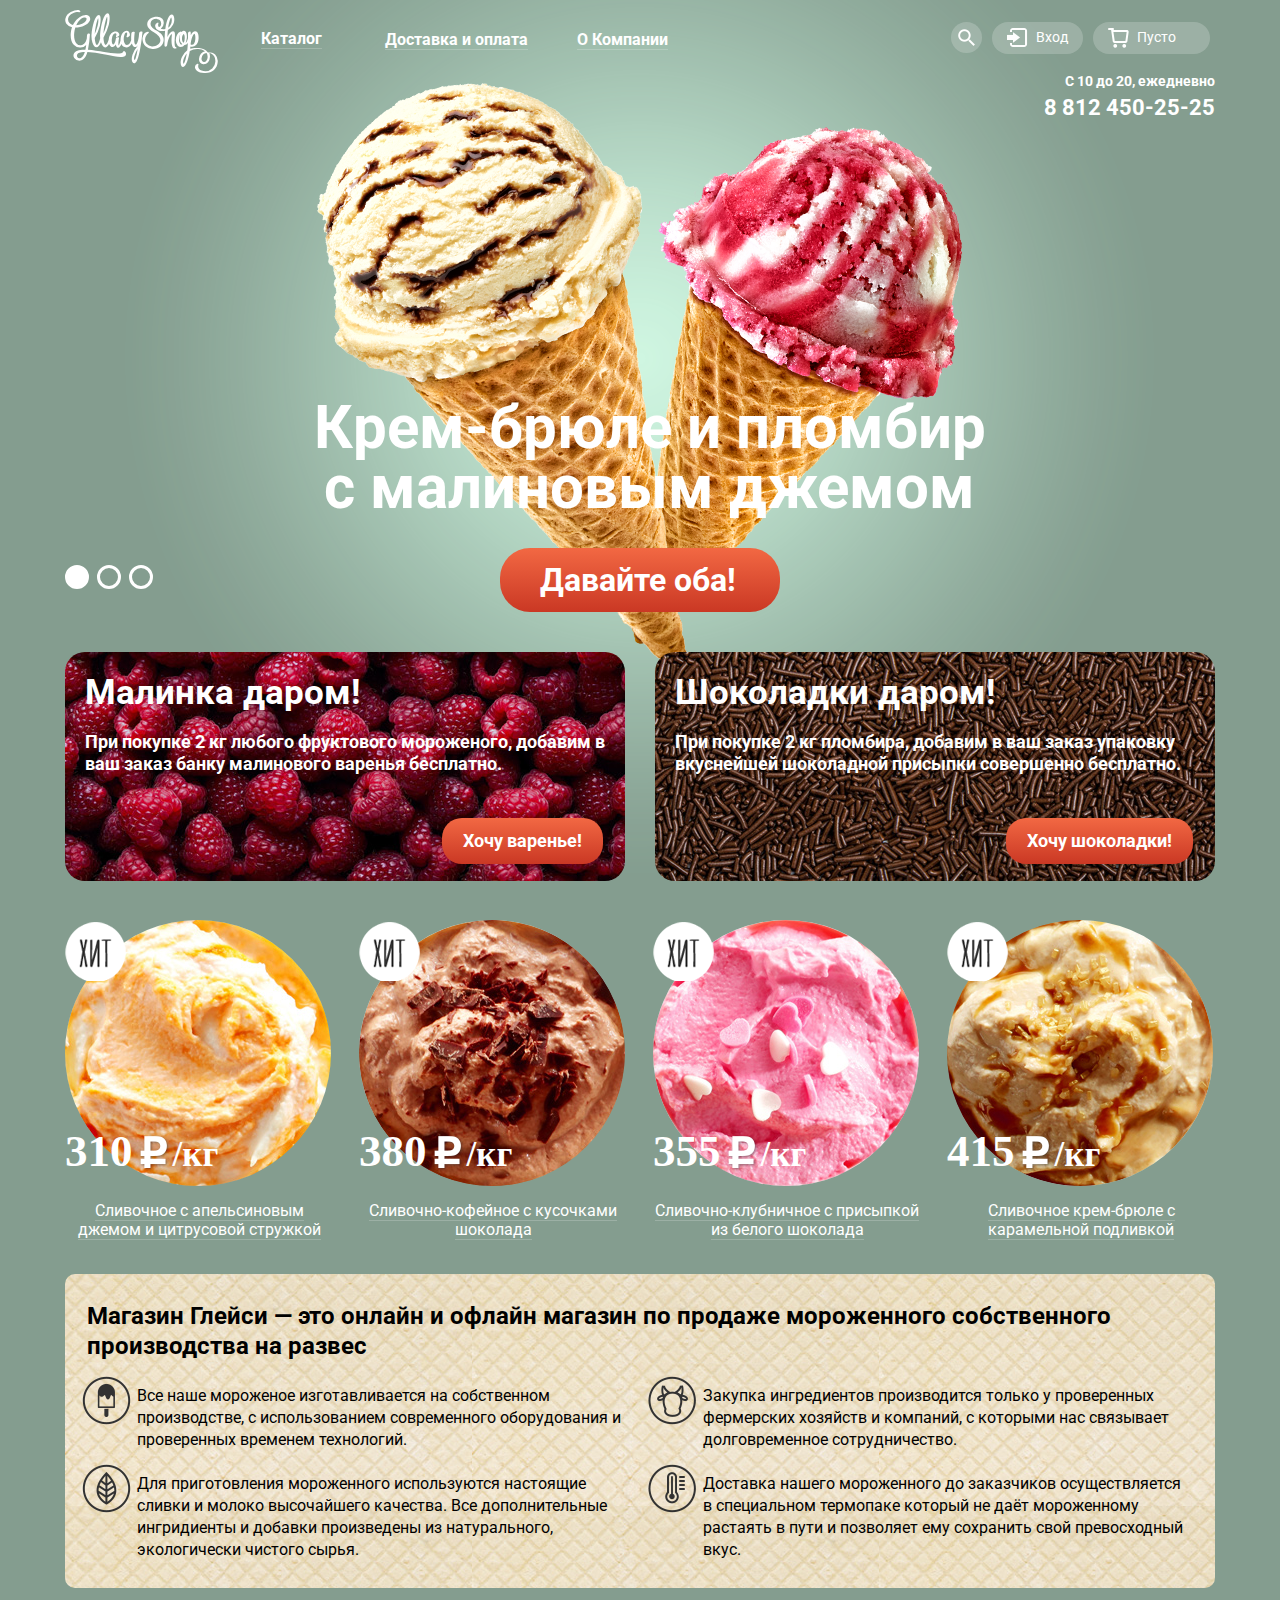
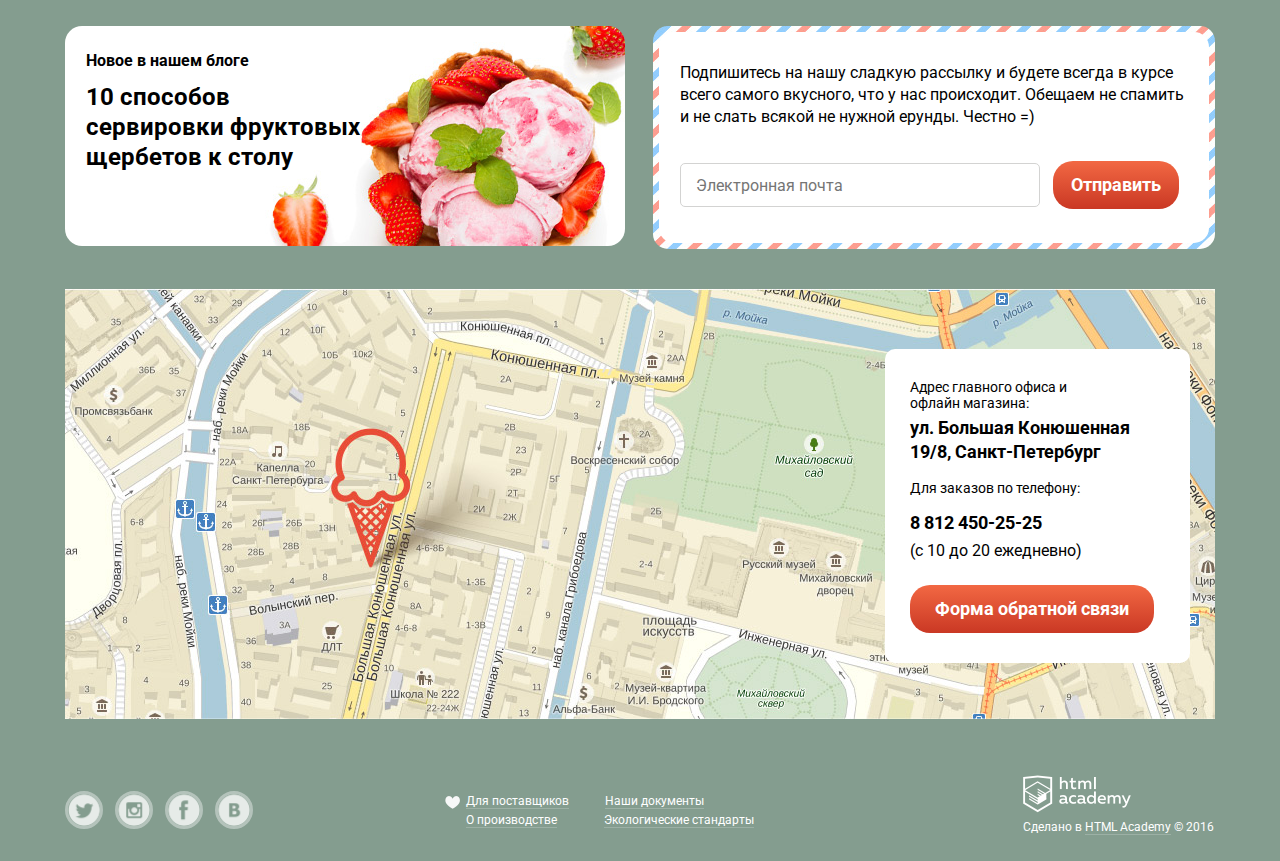
<file: index.html>
<!DOCTYPE html>
<html lang="ru">
<head>
  <meta charset="UTF-8">
  <title>Gllacy-Shop</title>
  <link rel="stylesheet" href="css/normalize.css">
  <link href="https://fonts.googleapis.com/css?family=Roboto" rel="stylesheet">
  <link rel="stylesheet" href="css/style.css">
</head>
<body>

<div class=" container background-slide1">
  <header class="main-header">
    <div class="header-top clearfix">
      <div class="main-logo">
        <img src="img/main-logo.svg" alt="Gllacy-Shop" width="153" height="63">
      </div>
      <nav class="main-navigation">
        <ul class="navigation-list">
          <li class="catalog main-item">
            <div class="catalog-wrap">
              <a class="main-item-link" href="#">Каталог</a>
            </div>
            <ul class="catalog-menu">
              <li class="catalog-menu-clause"><a class="catalog-menu-item" href="#"><span>Новинки</span></a></li>
              <li class="catalog-menu-clause"><a class="catalog-menu-item" href="catalog.html">Сливочное</a></li>
              <li class="catalog-menu-clause"><a class="catalog-menu-item" href="#">Щербеты</a></li>
              <li class="catalog-menu-clause"><a class="catalog-menu-item" href="#">Фруктовый лёд</a></li>
              <li class="catalog-menu-clause"><a class="catalog-menu-item" href="#">Мелорин</a></li>
            </ul>
          </li>
          <li class="main-item"><a class="main-item-link" href="#">Доставка и оплата</a></li>
          <li class="main-item"><a class="main-item-link" href="#">О Компании</a></li>
        </ul>
      </nav>
      <div class="user-block">
        <ul class="user-tools">
          <li class="tool-search">
            <a class="search" href="#">Поиск</a>
            <form class="form-search" action="#" method="get">
            <input type="search" id="search" placeholder="Что ищем?">
            <label for="search">Что ищем?</label>
            </form>
          </li><!--
     --><li class="tool-enter">
       <a class="entrance" href="#">Вход</a>
       <form class="form-enter" action="post" method="post">
         <input type="email" id="email1" placeholder="Электронная почта">
         <label for="email1">Электронная почта</label>
         <input type="password" id="password" placeholder="Пароль">
         <label for=password>Пароль</label>
         <a class="btn" href="#">Войти</a>
         <div class="getting-password">
           <a href="#">Забыли пароль?</a>
           <a href="#">Новая регистрация</a>
         </div>
       </form>
     </li><!--
     --><li class="tool-bucket">
          <a class="bucket" href="#">
            <span class="empty-bucket">Пусто</span>
           </a>
          <form class="making-order" action="#" method="post">

              <div class="component component1 clearfix">
                <div class="component-close"></div>
                <div class="component-picture"><img src="img/products/prod1.jpg" alt="1"></div>
                <div class="component-name">Пломбир с апельсиновым джемом</div>
                <div class="component-quantity">1,5 кг х <span>200 руб.</span></div>
                <div class="component-price">300 руб.</div>
              </div>

              <div class="component component2 clearfix">
                <div class="component-close"></div>
                <div class="component-picture"><img src="img/products/prod3.jpg" alt="1"></div>
                <div class="component-name">Клубничный пломбир с присыпкой из белого шоколада</div>
                <div class="component-quantity">1,5 кг х <span>300 руб.</span></div>
                <div class="component-price">450 руб.</div>
              </div>

            <div class="result-price">Итого: 750 руб.</div>
            <a href="#" class="btn">Оформить заказ</a>
          </form>
        </li>
      </ul>
        <div class="contacts">
          <p class="working-time">С 10 до 20, ежедневно</p>
          <p class="phone-number">8 812 450-25-25</p>
        </div>
      </div>
    </div>
  </header>

  <div class="slider clearfix">
    <div class="slider-toggles">
      <input type="radio" name="slider" value="toggle1" id="toggle1" checked>
      <label for="toggle1" toggle="1"></label>
      <input type="radio" name="slider" value="toggle2" id="toggle2">
      <label for="toggle2" toggle="2"></label>
      <input type="radio" name="slider" value="toggle3" id="toggle3">
      <label for="toggle3" toggle="3"></label>
    </div>

    <div class="slider-item slide1">
      <p>Крем-брюле и пломбир с малиновым джемом</p>
    </div>
      <div class="slider-item slide2 hidden">
        <p>Шоколадный пломбир и лимонный сорбет</p>
      </div>
      <div class="slider-item slide3 hidden">
        <p>Пломбир с помадкой и клубничный щербет</p>
      </div>
      <a href="#" class="slider-btn btn">Давайте оба!</a>
    </div>



<main>
  <div class="actions clearfix">
    <div class="action action1">
      <h2 class="action-title">Малинка даром!</h2>
      <p class="action-content">При покупке 2 кг любого фруктового мороженого, добавим в ваш заказ банку малинового варенья бесплатно.</p>
      <a class="btn" href="#">Хочу варенье!</a>
    </div>
    <div class="action action2">
      <h2 class="action-title">Шоколадки даром!</h2>
      <p class="action-content">При покупке 2 кг пломбира, добавим в ваш заказ упаковку вкуснейшей шоколадной присыпки совершенно бесплатно.</p>
      <a class="btn" href="#">Хочу шоколадки!</a>
    </div>
  </div>

  <section class="products index-products">
    <div class="product-hover hover1">
      <a class="btn" href="#">Быстрый просмотр</a>
    </div>
    <div class="product product1">
      <div class="image"><img src="img/products/prod1.jpg" alt="Тропическое мороженное"></div>
      <div class="price">310<span>/кг</span></div>
      <p class="product-title"><span>Сливочное с апельсиновым джемом и цитрусовой стружкой</span></p>
    </div>

  <div class="product-hover hover2">
      <a class="btn" href="#">Быстрый просмотр</a>
    </div>
    <div class="product product2">
      <div class="image"><img src="img/products/prod2.jpg" alt="Аппетитное кофейное мороженное"></div>
      <div class="price">380<span>/кг</span></div>
      <p class="product-title"><span>Сливочно-кофейное с кусочками шоколада</span></p>
    </div>
    <div class="product-hover hover3">
      <a class="btn" href="#">Быстрый просмотр</a>
    </div>
    <div class="product product3">
      <div class="image"><img src="img/products/prod3.jpg" alt="Гламурно-розовое ice-cream"></div>
      <div class="price">355<span>/кг</span></div>
      <p class="product-title"><span>Сливочно-клубничное с присыпкой из белого шоколада</span></p>
    </div>
    <div class="product-hover hover4">
      <a class="btn" href="#">Быстрый просмотр</a>
    </div>
    <div class="product product4">
      <div class="image"><img src="img/products/prod4.jpg" alt="Охлаждающее сливочное крем-брюле"></div>
      <div class="price">415<span>/кг</span></div>
      <p class="product-title"><span>Сливочное крем-брюле с карамельной подливкой</span></p>
    </div>
  </section>

  <section class="about-us">
    <p class="about-us-title"><b>Магазин Глейси  — это онлайн и офлайн магазин по продаже мороженного собственного производства на развес</b></p>
    <ul class="advantages">
      <li class="about-us-item icon1"><p>Все наше мороженое изготавливается на собственном производстве, с использованием современного оборудования и проверенных временем технологий.</p></li>
        <li class="about-us-item icon2"><p>Закупка ингредиентов  производится только у проверенных фермерских хозяйств и компаний, с которыми нас связывает долговременное сотрудничество.</p></li>
      <li class="about-us-item icon3"><p>Для приготовления мороженного используются настоящие сливки и молоко высочайшего качества. Все дополнительные ингридиенты и добавки произведены из натурального, экологически чистого сырья.</p></li>
    <li class="about-us-item icon4"><p>Доставка нашего мороженного до заказчиков осуществляется в специальном термопаке который не даёт мороженному растаять в пути и позволяет ему сохранить свой превосходный вкус.</p></li>
    </ul>
  </section>

  <div class="gllacy-news clearfix">
    <div class="new-articles">
      <h3 class="article-title">Новое в нашем блоге</h3>
      <a href="#">10 способов сервировки фруктовых щербетов к столу</a>
    </div>
    <div class="form-wrap">
    <form class="email-messages" action="#" method="post">
      <div class="invitation">Подпишитесь на нашу сладкую рассылку и будете всегда в курсе всего самого вкусного, что у нас происходит. Обещаем не спамить и не слать всякой не нужной ерунды. Честно =)</div>
      <input type="email" id="email" placeholder="Электронная почта">
      <label for="email">Электронная почта</label>

      <input class="btn" type="submit" value="Отправить">
      </form>
    </div>
  </div>
</main>

<div class="map">
  <iframe src="https://www.google.com/maps/embed?pb=!1m14!1m8!1m3!1d1998.6010499565464!2d30.3218817!3d59.9387619!3m2!1i1024!2i768!4f13.1!3m3!1m2!1s0x4696310fca5ba729%3A0xea9c53d4493c879f!2z0JHQvtC70YzRiNCw0Y8g0JrQvtC90Y7RiNC10L3QvdCw0Y8g0YPQuy4sIDE5LCDQodCw0L3QutGCLdCf0LXRgtC10YDQsdGD0YDQsywgMTkxMTg2!5e0!3m2!1sru!2sru!4v1467663394252" width="1200" height="430" frameborder="0" style="border:0" allowfullscreen></iframe>
  <section class="adress-block">
    <h3 class="adress-title">Адрес главного офиса и офлайн магазина:</h3>
    <strong>ул. Большая Конюшенная 19/8, Санкт-Петербург</strong>
    <h3 class="adress-contacts">Для заказов по телефону:</h3>
    <p class="phone">8 812 450-25-25</p>
    <p class="time">(с 10 до 20 ежедневно)</p>
    <a class="btn" href="#">Форма обратной связи</a>
  </section>
</div>

<form class="form-feedback jump-animation hidden" action="#" method="post">
  <h2 class="feedback-title">Мы обязательно вам ответим!</h2>

  <input type="text" class="user-name" id="username" placeholder="Как вас зовут?">
  <label for="username">Как вас зовут?</label>
  <input type="email" class="user-email"  id="usermail" placeholder="Ваша почта для ответа?">
  <label for="usermail">Ваша почта для ответа?</label>
  <textarea placeholder="Напишите что-нибудь..."></textarea>
  <input type="submit" class="btn" value="Отправить">
  <div class="form-close"></div>
</form>

<footer class="main-footer clearfix">
  <div class="footer-social">
    <a href="https://twitter.com" class="twitter" target="-blank">Twitter</a>
    <a href="https://www.instagram.com" class="instagramm" target="-blank">Instagramm</a>
    <a href="https://facebook.com" class="facebook" target="-blank">Facebook</a>
    <a href="https://vk.com" class="vk" target="-blank">VK</a>
  </div>
  <ul class="footer-documents">
    <li class="provider-love"><a href="#">Для поставщиков</a></li>
    <li><a href="#">Наши документы</a></li>
    <li><a href="#">О производстве</a></li>
    <li><a href="#">Экологические стандарты</a></li>
  </ul>
  <div class="footer-copyright">
    <a href="https://htmlacademy.ru"><div class="logo"></div></a>
    <p class="copyright-content">Сделано в <a href="https://htmlacademy.ru"><span>HTML Academy</span></a> © 2016</p>
  </div>
</footer>
</div>
<div class="overlay hidden"></div>
<script src="js/script.js"></script>
</body>
</html>
</file>
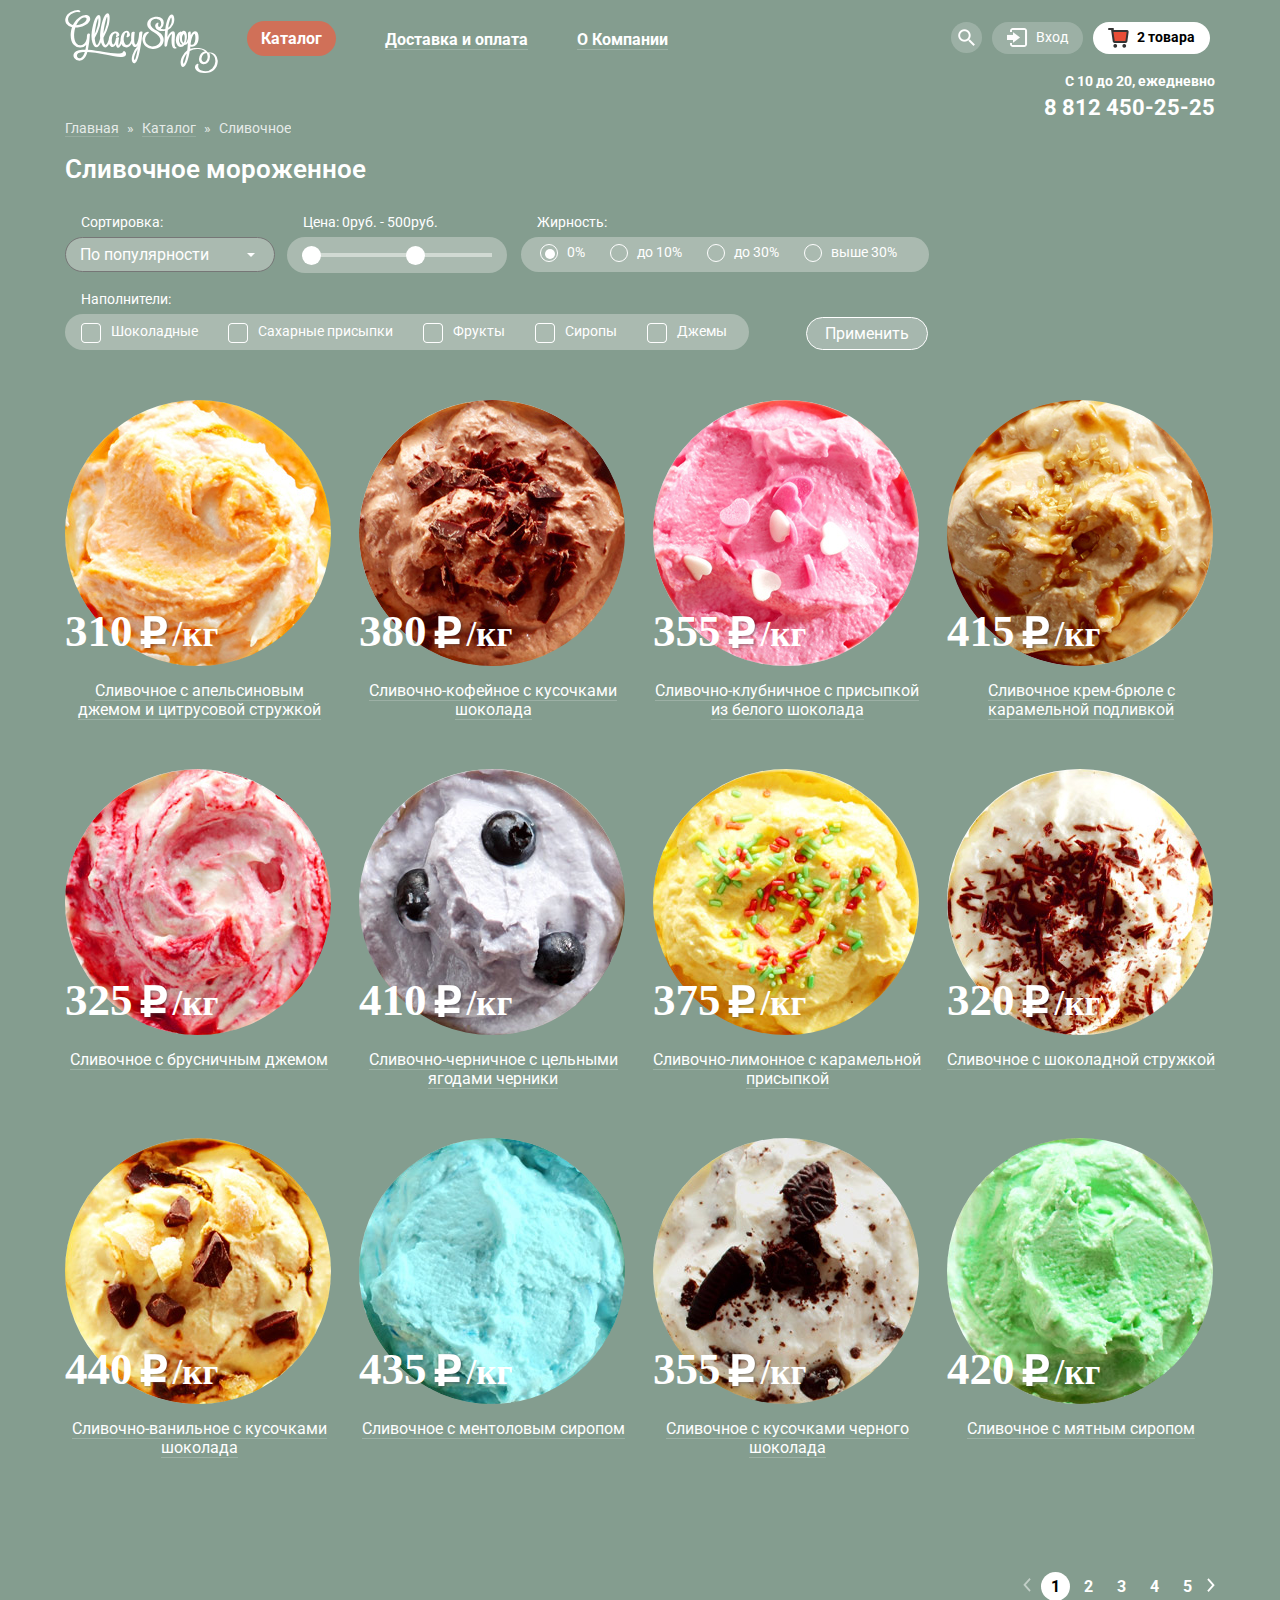
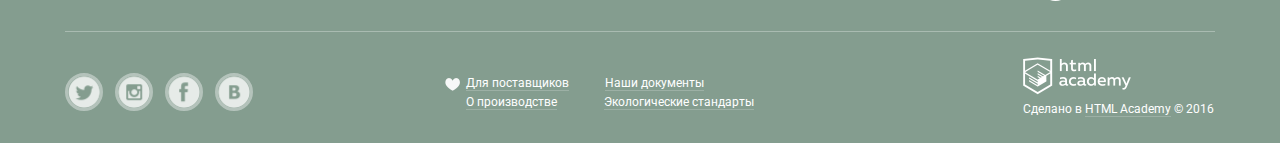
<file: catalog.html>
<!DOCTYPE html>
<html lang="ru">
<head>
  <meta charset="UTF-8">
  <title>Gllacy-Catalog</title>
  <link rel="stylesheet" href="css/normalize.css">
  <link href="https://fonts.googleapis.com/css?family=Roboto" rel="stylesheet">
  <link rel="stylesheet" href="css/style.css">
</head>
<body>

  <div class="container">
    <header class="main-header">
      <div class="header-top clearfix">
        <div class="main-logo">
          <a href="index.html">
            <img src="img/main-logo.svg" alt="Gllacy-Shop" width="153" height="63">
          </a>
        </div>
        <nav class="main-navigation">
          <ul class="navigation-list">
            <li class="catalog main-item current">
              <div class="catalog-wrap">
                <a class="main-item-link" href="#">Каталог</a>
              </div>
              <ul class="catalog-menu">
                <li class="catalog-menu-clause"><a class="catalog-menu-item" href="#"><span>Новинки</span></a></li>
                <li class="catalog-menu-clause current"><a class="catalog-menu-item" href="catalog.html">Сливочное</a></li>
                <li class="catalog-menu-clause"><a class="catalog-menu-item" href="#">Щербеты</a></li>
                <li class="catalog-menu-clause"> <a class="catalog-menu-item" href="#">Фруктовый лёд</a></li>
                <li class="catalog-menu-clause"><a class="catalog-menu-item" href="#">Мелорин</a></li>
              </ul>
            </li>
            <li class="main-item"><a class="main-item-link" href="#">Доставка и оплата</a></li>
            <li class="main-item"><a class="main-item-link" href="#">О Компании</a></li>
          </ul>
        </nav>
        <div class="user-block">
          <ul class="user-tools">
            <li class="tool-search">
              <a class="search" href="#">Поиск</a>
              <form class="form-search" action="#" method="get">
                <input type="search" id="search" placeholder="Что ищем?">
                <label for="search">Что ищем?</label>
              </form>
          </li><!--
        --><li class="tool-enter">
        <a class="entrance" href="#">Вход</a>
        <form class="form-enter" action="post" method="post">
         <input type="email" id="email1" placeholder="Электронная почта">
         <label for="email1">Электронная почта</label>
         <input type="password" id="password" placeholder="Пароль">
         <label for=password>Пароль</label>
         <a class="btn" href="#">Войти</a>
         <div class="getting-password">
           <a href="#">Забыли пароль?</a>
           <a href="#">Новая регистрация</a>
         </div>
       </form>
     </li><!--
   --><li class="tool-bucket full">
   <a class="bucket full" href="#">
    <span class="full-bucket">2 товара</span>
  </a>
  <form class="making-order" action="#" method="post">
    <div class="component component1 clearfix">
      <div class="component-close"></div>
      <div class="component-picture"><img src="img/products/prod1.jpg" alt="1"></div>
      <div class="component-name">Пломбир с апельсиновым джемом</div>
      <div class="component-quantity">1,5 кг х <span>200 руб.</span></div>
      <div class="component-price">300 руб.</div>
    </div>

    <div class="component component2 clearfix">
      <div class="component-close"></div>
      <div class="component-picture"><img src="img/products/prod3.jpg" alt="1"></div>
      <div class="component-name">Клубничный пломбир с присыпкой из белого шоколада</div>
      <div class="component-quantity">1,5 кг х <span>300 руб.</span></div>
      <div class="component-price">450 руб.</div>
    </div>

    <div class="result-price">Итого: 750 руб.</div>
    <a href="#" class="btn">Оформить заказ</a>
  </form>
</li>
</ul>
<div class="contacts">
  <p class="working-time">С 10 до 20, ежедневно</p>
  <p class="phone-number">8 812 450-25-25</p>
</div>
</div>
</div>
</header>
<ul class="breadcrumbs">
  <li class="breadcrumbs-item"><a href="index.html">Главная</a></li>
  <li class="breadcrumbs-item"><a href="#catalog">Каталог</a></li>
  <li class="breadcrumbs-item current-item"><span class="current">Сливочное</span></li>
</ul>
<h1 class="product-title">Сливочное мороженное</h1>

<form class="sort" action="#" method="post">

  <div class="sort-item sort-type">
    <label for="type">Сортировка:</label>
    <div class="sort-type-wrapper">
    <select class="sort-field" name="type" id="type" field>
      <option value="popular">По популярности</option>
      <option value="first-cheap">Сначала не дорогие</option>
      <option value="expensive-first">Сначала дорогие</option>
      <option value="fatness">По жирности</option>
    </select>
    </div>
  </div>

  <div class="sort-item sort-price">
    <label>Цена: <span class="min-price">0</span>руб. - <span class="max-price">500</span>руб.</label>
    <div class="sort-field price-block">
      <div class="price-strip">
        <div class="switcher switcher-left" state="left"></div>
        <div class="switcher switcher-right" state="right"></div>
      </div>
    </div>
    
  </div>
  <div class="sort-item sort-fatness">
    <label>Жирность:</label>
    <div class="sort-field">
    <div class="sort-field-wrap">
      <input type="radio" value="0%" name="fatness" id="0%" checked>
      <label class="fatness-label" for="0%">0% </label>
    </div>
    <div class="sort-field-wrap">
      <input type="radio" value="till-10%" name="fatness" id="till-10%">
      <label class="fatness-label" for="till-10%">до 10%</label>
    </div>
    <div class="sort-field-wrap">
      <input type="radio" value="till-30%" name="fatness" id="till-30%">
      <label class="fatness-label" for="till-30%">до 30%</label>
  </div>
  <div class="sort-field-wrap">
      <input type="radio" value="more-30%" name="fatness" id="more-30%">
      <label class="fatness-label" for="more-30%">выше 30%</label>
</div>
    </div>
  </div>

  <div class="sort-item sort-addition">
    <label>Наполнители:</label>
    <div class="sort-field">
      <input type="checkbox" id="chocolate">
      <label class="addition-label" for="chocolate">Шоколадные</label>
      <input type="checkbox" id="sugar">
      <label class="addition-label" for="sugar">Сахарные присыпки</label>
      <input type="checkbox" id="fruits">
      <label class="addition-label" for="fruits">Фрукты</label>
      <input type="checkbox" id="sirops">
      <label class="addition-label" for="sirops">Сиропы</label>
      <input type="checkbox" id="jams">
      <label class="addition-label" for="jams">Джемы</label>
    </div>
  </div>
  <button id="accept">Применить</button>    

</form>

<section class="products catalog-products">
  <div class="product-hover hover1">
    <a class="btn" href="#">Быстрый просмотр</a>
  </div>
  <div class="product product1">
    <div class="image"><img src="img/products/prod1.jpg" alt="Тропическое мороженное"></div>
    <div class="price">310<span>/кг</span></div>
    <p class="product-title"><span>Сливочное с апельсиновым джемом и цитрусовой стружкой</span></p>
  </div>

  <div class="product-hover hover2">
    <a class="btn" href="#">Быстрый просмотр</a>
  </div>
  <div class="product product2">
    <div class="image"><img src="img/products/prod2.jpg" alt="Аппетитное кофейное мороженное"></div>
    <div class="price">380<span>/кг</span></div>
    <p class="product-title"><span>Сливочно-кофейное с кусочками шоколада</span></p>
  </div>
  <div class="product-hover hover3">
    <a class="btn" href="#">Быстрый просмотр</a>
  </div>
  <div class="product product3">
    <div class="image"><img src="img/products/prod3.jpg" alt="Гламурно-розовое ice-cream"></div>
    <div class="price">355<span>/кг</span></div>
    <p class="product-title"><span>Сливочно-клубничное с присыпкой из белого шоколада</span></p>
  </div>
  <div class="product-hover hover4">
    <a class="btn" href="#">Быстрый просмотр</a>
  </div>
  <div class="product product4">
    <div class="image"><img src="img/products/prod4.jpg" alt="Охлаждающее сливочное крем-брюле"></div>
    <div class="price">415<span>/кг</span></div>
    <p class="product-title"><span>Сливочное крем-брюле с карамельной подливкой</span></p>
  </div>



  <div class="product-hover hover5">
    <a class="btn" href="#">Быстрый просмотр</a>
  </div>
  <div class="product product5">
    <div class="image"><img src="img/products/prod5.jpg" alt="Брусничное"></div>
    <div class="price">325<span>/кг</span></div>
    <p class="product-title"><span>Сливочное с брусничным джемом</span></p>
  </div>

  <div class="product-hover hover6">
    <a class="btn" href="#">Быстрый просмотр</a>
  </div>
  <div class="product product6">
    <div class="image"><img src="img/products/prod6.jpg" alt="Черничное"></div>
    <div class="price">410<span>/кг</span></div>
    <p class="product-title"><span>Сливочно-черничное с цельными ягодами черники </span></p>
  </div>
  <div class="product-hover hover7">
    <a class="btn" href="#">Быстрый просмотр</a>
  </div>
  <div class="product product7">
    <div class="image"><img src="img/products/prod7.jpg" alt="Лимонное с присыпкой"></div>
    <div class="price">375<span>/кг</span></div>
    <p class="product-title"><span>Сливочно-лимонное с карамельной присыпкой</span></p>
  </div>
  <div class="product-hover hover8">
    <a class="btn" href="#">Быстрый просмотр</a>
  </div>
  <div class="product product8">
    <div class="image"><img src="img/products/prod8.jpg" alt="С шоколадной стружкой"></div>
    <div class="price">320<span>/кг</span></div>
    <p class="product-title"><span>Сливочное с шоколадной стружкой</span></p>
  </div>


  <div class="product-hover hover9">
    <a class="btn" href="#">Быстрый просмотр</a>
  </div>
  <div class="product product9">
    <div class="image"><img src="img/products/prod9.jpg" alt="Ванильное с кусочками шоколада"></div>
    <div class="price">440<span>/кг</span></div>
    <p class="product-title"><span>Сливочно-ванильное с кусочками шоколада</span></p>
  </div>

  <div class="product-hover hover10">
    <a class="btn" href="#">Быстрый просмотр</a>
  </div>
  <div class="product product10">
    <div class="image"><img src="img/products/prod10.jpg" alt="С ментоловым сиропом"></div>
    <div class="price">435<span>/кг</span></div>
    <p class="product-title"><span>Сливочноe с ментоловым сиропом</span></p>
  </div>
  <div class="product-hover hover11">
    <a class="btn" href="#">Быстрый просмотр</a>
  </div>
  <div class="product product11">
    <div class="image"><img src="img/products/prod11.jpg" alt="С кусочками чёрного шоколада"></div>
    <div class="price">355<span>/кг</span></div>
    <p class="product-title"><span>Сливочное с кусочками черного шоколада</span></p>
  </div>
  <div class="product-hover hover12">
    <a class="btn" href="#">Быстрый просмотр</a>
  </div>
  <div class="product product12">
    <div class="image"><img src="img/products/prod12.jpg" alt="С мятным сиропом"></div>
    <div class="price">420<span>/кг</span></div>
    <p class="product-title"><span>Сливочное с мятным сиропом</span></p>
  </div>


</section>

<ul class="pagination">

  <li class="previous-page">
    <a href="#"></a>
  </li>
  <li class="page active"><a href="#">1</a></li>
  <li class="page"><a href="#">2</a></li>
  <li class="page"><a href="#">3</a></li>
  <li class="page"><a href="#">4</a></li>
  <li class="page"><a href="#">5</a></li>
  <li class="next-page">
    <a href="#"></a>
  </li>

</ul>



<footer class="main-footer catalog-footer clearfix">
  <div class="footer-social">
    <a href="https://twitter.com" class="twitter" target="-blank">Twitter</a>
    <a href="https://www.instagram.com" class="instagramm" target="-blank">Instagramm</a>
    <a href="https://facebook.com" class="facebook" target="-blank">Facebook</a>
    <a href="https://vk.com" class="vk" target="-blank">VK</a>
  </div>
  <ul class="footer-documents">
    <li class="provider-love"><a href="#">Для поставщиков</a></li>
    <li><a href="#">Наши документы</a></li>
    <li><a href="#">О производстве</a></li>
    <li><a href="#">Экологические стандарты</a></li>
  </ul>
  <div class="footer-copyright">
    <a href="https://htmlacademy.ru"><div class="logo"></div></a>
    <p class="copyright-content">Сделано в <a href="https://htmlacademy.ru"><span>HTML Academy</span></a> © 2016</p>
  </div>
</footer>

<script src="js/switcher.js"></script>

<script>
var switcher = document.querySelector(".sort-price");

 Switcher({elem: switcher,max: 1000});

 switcher.addEventListener("slide", changeValue);
</script>

</body>
</html>
</file>
<file: css/style.css>
.clearfix::after {
  content: "";
  display: table;
  clear: both;
}

body {
  font-size: 16px;
  font-family: "Roboto", "Arial", "Verdana", sans-serif;
  background-color: #849d8f;
}
ul {
  font-style: none;
  margin: 0;
  padding: 0;
}
a {
  color: #fff;
  text-decoration: none;
}

.container {
  width:1150px;
  padding: 0 25px;
  margin: 0 auto;
  position: relative;
 }
.body-background1 {
  background-color: #849d8f;
}
.body-background2 {
  background-color: #8996a6;
}
.body-background3 {
  background-color: #9d8b84;
}

.background-slide1 {
  background: url("../img/slider/ice-cream1.png") no-repeat;
  background-position: 77px 0;
}
.background-slide2 {
  background: url("../img/slider/ice-cream2.png") no-repeat;
  background-position: 56px 0;
}
.background-slide3 {
  background: url("../img/slider/ice-cream3.png") no-repeat;
  background-position: 64px 0;
}

.overlay {
  width: 100%;
  height: 2600px;
  position: absolute;
  top: 0;
  left: 0;
  background-color: rgba(0,0,0,0.3);
  z-index: 50;
}

.btn
{
  padding: 12px 18px;
  border-radius: 20px;
  line-height: 24px;
  font-size: 18px;
  font-weight: bold;
  color: #fff;
  text-decoration: none;
  background-image: linear-gradient(to bottom, #f26843, #ca3824);
  word-wrap: normal;
}

.btn:hover
{
  background-image: linear-gradient(to bottom, #f17f65, #ec6f5e);
  box-shadow: 0 2px 2px 0  #ac1000;
}
.btn:active
{
  background-image: linear-gradient(to bottom, #f26843, #e74a35);
  box-shadow: inset 0 2px 2px 0 #942718;
}

input[type="submit"]
{
  display: inline-block;
  outline: none;
  border: none;
  padding: 12px 18px;
}

.main-logo
{
  width: 160px;
  height: 50px;
  padding-top: 10px;
  float: left;
}
.main-navigation
{
  min-width: 384px;
  padding-top: 20px;
  padding-left: 10px;
  padding-right: 11px;
  float: left;
}

.main-navigation .navigation-list
{
  margin: 0;
  padding: 0;
  padding-bottom: 20px;
  list-style: none;
  font-size: 0;
}
.navigation-list li {
 display: inline-block;
 padding: 10px 12px;
 margin-right: 25px;
 position: relative;
 vertical-align: top;
 font-size: 16px;
 font-weight: bold;
 cursor: pointer;
}

.main-item.catalog {
  padding-bottom: 10px;
}
.catalog-wrap {
  margin-top: -9px;
  padding: 0 14px;
  padding-top: 8px;
  padding-bottom: 8px;
  color: #000;
  border-radius: 20px;
}
.catalog:hover > .catalog-wrap {
 background-color: #fff;
 color: #000;
}
.catalog:hover .main-item-link {
  color: #000;
  border: none;
}


.navigation-list li a {
  text-decoration: none;
  border-bottom: 1px solid rgba(255,255,255,0.2);
  color: #fff;
}

.navigation-list .main-item:nth-of-type(n+2):hover  .main-item-link,
.navigation-list .main-item:nth-of-type(n+2):hover {
 border: none;
 border-radius: 20px;
 background-color: #fff;
 color: #000;
}


.navigation-list li:not(.catalog-menu-clause):not(.catalog):active {
  box-shadow: inset 0 2px 1px 0 #696969;
}

.catalog:active .catalog-wrap{
  box-shadow: inset 0 2px 1px 0 #696969;
}

.navigation-list li:last-child {
  margin: 0;
}

.catalog .catalog-menu{
  display: none;
  padding: 11px 0;
  padding-bottom: 7px;
  position: absolute;
  top: 44px;
  left: -3px;
  border-radius: 10px;
  background-color: #fff;
  box-shadow: 0 20px 20px 1px rgba(0,0,0,0.4);
  z-index: 100;
}
.navigation-list .catalog-menu-item {
  color: #000;
}
.catalog-menu li {
  min-width: 125px;
  margin: 0;
  padding: 0;
  line-height: 16px;
  font-size: 14px;
  margin-bottom: 11px;
}

.catalog-menu li:not(:first-child){
  width: 100%;
}
.catalog-menu li:first-child{
  margin-left: 7px;
  margin-right: 7px;
  margin-bottom: 4px;
  padding-left: 14px;
  padding-bottom: 18px;
  border-bottom: 1px solid #d1d0ce;
}
.catalog-menu li:nth-of-type(n+2) a {
  display: block;
  padding: 7px 0;
  padding-left: 21px;
  padding-right: 21px;
  font-weight: normal;
}
.catalog:hover .catalog-menu {
  display: block;
}
.catalog-menu li:hover,
.catalog-menu li:active {
  box-shadow: none;
  border-radius: 0;
}
.catalog-menu li:nth-of-type(n+2):hover{
  background-color: #fbded7;
}
.catalog-menu li:nth-of-type(n+2):active{
  background-color: #f6b5a5;
}

.user-block {
  padding-top: 22px;
  width: 269px;
  float: right;
  position: relative;
}


.user-tools
{
  padding: 0;
  margin: 0;
  list-style: none;
}

.user-tools li
{
  display:inline-block;
  margin-right: 10px;
  vertical-align: top;
  font-size: 14px;
}

.user-tools .tool-bucket{
  margin-right: 0;
}
.tool-search {
  display: block;
  width: 31px;
  height: 31px;
  margin-left: 5px;
  border-radius: 50%;
  background: rgba(255,255,255,0.2) url("../img/sprite.png") no-repeat -40px -116px;
  font-size: 0;
}
.tool-search .search
{
  font-size: 0;
}
.tool-search:hover
{
  background-color: #fff;
  background-position: -186px -116px;
}


.tool-search .form-search {
  display: none;
  padding: 20px 15px;
  position: absolute;
  top: 53.5px;
  left: -307px;
  border-radius: 8px;
  background-color: #fff;
  box-shadow: 0 20px 20px 0px rgba(0,0,0,0.4);
}

.tool-search:hover .form-search
{
  display: block;
}

.form-search input
{

  box-sizing: border-box;
  width: 311px;
  height: 44px;
  padding: 12px 15px;
  border: 1px solid #d3d3d2;
  border-radius: 5px;
  font-size: 14px;
}
.user-tools .form-search label
{
  top: 3px;
  left: 31px;
}
.form-search input:active label
{
  opacity: 1;
}


.tool-enter
{
  display: block;
  width: 40px;
  min-height: 18px;
  padding-top: 7px;
  padding-bottom: 7px;
  padding-left: 44px;
  padding-right: 7px;
  position: relative;
  border-radius: 19px;
  background-color: rgba(255,255,255,0.2);
  text-decoration: none;
  color: #fff;
  font-size: 14px;
}
.tool-enter .entrance{
  text-decoration: none;
  color: #fff;
}
.tool-enter:hover .entrance{
  color: #000;
}

.tool-enter::before{
  content: "";
  display: block;
  width: 21px;
  height: 19px;
  position: absolute;
  top: 6px;
  left: 15px;
  background: url("../img/sprite.png") no-repeat -67px -5px;
}
.tool-enter:hovers{
  background-color: #fff;
  color: #000;
}
.tool-enter:hover::before{
  background-position: -98px -5px;
}

.tool-enter .form-enter{
  display: none;
  width: 241px;
  padding: 20px 17px 20px 19px;
  position: absolute;
  top: 33px;
  left: -184px;
  border-radius: 8px;
  background-color: #fff;
  box-shadow: 0 20px 20px 1px rgba(0,0,0,0.4);
  z-index: 10;
}

.form-enter input{
  box-sizing: border-box;
  width: 241px;
  height: 44px;
  padding: 12px 15px;
  margin-bottom: 20px;
  margin-right: 9px;
  border: 1px solid #d3d3d2;
  border-radius: 5px;
  font-size: 14px;
}
.form-enter .btn {
  margin-right: 20px;
  float: left;
}

.form-enter .getting-password {
  width: 130px;
  float: right;
  line-height: 24px;
}
.getting-password a{
  color: #000;
  font-size: 13px;
}
.getting-password a:hover{
  color: #e84d37;
}

.getting-password a:active{
  color: #ff4d37;
}
.form-enter label[for="email1"]{
  top: 3px;
  left: 35px;
}
.form-enter label[for="password"]{
  top: 67px;
  left: 35px;
}
.form-enter input:active label{
  opacity: 1;
}
.tool-enter:hover .form-enter{
  display: block;
}
.tool-bucket .bucket{
  display: block;
  width: 66px;
  min-height: 18px;
  margin-right: 0px;
  padding: 7px 7px 7px 44px;
  position: relative;
  border-radius: 19px;
  background-color: rgba(255,255,255,0.2);
  text-decoration: none;
  color: #fff;
  font-size: 14px;
}

.bucket::before{
  content: "";
  display: block;
  width: 21px;
  height: 20px;
  position: absolute;
  top: 6px;
  left: 15px;
  background: url("../img/sprite.png") no-repeat -5px -5px;
}
.bucket .full-bucket{
  font-weight: bold;
  color: #000;
}
.bucket.full {
  background-color: #fff;
 }

.bucket.full::before {
  background-position: -36px -5px;
}


.tool-bucket .making-order {
  display: none;
  width: 515px;
  max-height: 415px;
  padding: 20px 15px;
  position: absolute;
  top: 54.5px;
  left: -280px;
  border-radius: 8px;
  box-shadow: 0 20px 20px 1px rgba(0,0,0,0.4);
  background-color: #fff;
  overflow-y: auto;
  z-index: 100;
}
.tool-bucket.full:hover .making-order{
  display: block;
}

.making-order .component {
  width: 515px;
  position: relative;
  line-height: 16px;
  font-size: 13px;
  color: #323232;
}

.component-picture{ 
  width: 33px;
  height: 33px;
  margin-left: 26px;
  margin-right: 14px;
  float: left;
  position: relative;
}
.component-picture img
{
  transform: scale(0.12);
  position: absolute;
  top: -117px;
  left: -117px;
}
.component .component-close
{
  width: 12px;
  height: 12px;
  position: absolute;
  top: 10px;
  left: 4px;
}
.component:nth-of-type(n+2) .component-close
{
  top: 30px;
  left: 4px;
}
.component-close::before,
.component-close::after
{
  content: "";
  width: 12px;
  height: 1px;
  position: absolute;
  top: 5px;
  right: 0px;
  background-color: #323232;
}
.component-close:hover::before,
.component-close:hover::after
{
  background-color: #fff;
  height: 2px;
}

.component-name
{
  width: 225px;
  padding-top: 8px;
  padding-right: 23px;
  float: left;
  line-height: 16px;
}

.component-quantity
{

  box-sizing: border-box;
  width: 115px;
  padding-top: 8px;
  padding-right: 12px;
  float:left;
}
.component-quantity span
{
  color: #999;
}
.component-price
{
  max-width: 70px;
  padding-top: 8px;
  padding-left: 8px;
  float: left;
  word-wrap: break-word;
}

.component:nth-of-type(n+2)
{
  padding-top: 20px;
}
.component2
{
  padding-bottom: 16px;
  border-bottom: 1px solid #cacac7;
}

.making-order .result-price
{
  max-width: 155px;
  padding-top: 15px;
  padding-bottom: 15px;
  padding-left: 300px;
  float: right;
  line-height: 18px;
  font-size: 15px;
  font-weight: bold;
  word-wrap: break-word;
}

.making-order a.btn
{
  float: right;
  font-size: 18px;
  line-height: 24px;
}

.contacts
{
  text-align: right;
  font-weight: bold;
  color: #fff;
}

.contacts .working-time
{
  margin: 0;
  padding-top: 19px;
  font-size: 14px;
  line-height: 16px;
}
.contacts .phone-number
{
  margin: 0;
  padding-top: 7px;
  font-size: 22px;
  line-height: 24px;
}

.slider-toggles
{
  margin-right: 100px;
  padding-top: 445px;
  padding-bottom: 62px;
  float: left;
  font-size: 0;
}
.slider-toggles input
{
  display: none;
}

.slider-toggles label
{
  display: inline-block;
  width: 18px;
  height: 18px;
  margin-right: 8px;
  border-radius: 50%;
  border: 3px solid #fff;
  cursor: pointer;
}
.slider-toggles label:last-child
{
  margin: 0;
}
.slider-toggles label:hover
{
  background-color: rgba(255,255,255,0.4);
}


input[value="toggle1"]:checked+label[for="toggle1"]
{
  background-color: #fff;
}
input[value="toggle2"]:checked+label[for="toggle2"]
{
  background-color: #fff;
}
input[value="toggle3"]:checked+label[for="toggle3"]
{
  background-color: #fff;
}

.slider-item {
  display:inline-block;
  text-align: center;
}

.slider-item p {
  display: inline-block;
  max-width: 685px;
  margin: 0;
  font-size: 60px;
  line-height: 60px;
  font-weight: bold;
  color: #fff;
  word-wrap:break-word;
}
.slide1
{
  padding: 278px 44px 30px 54px;
}
.slide2
{
  padding: 278px 32px 30px 42px;
}
.slide3
{
  padding: 278px 28px 30px 38px;
}

.hidden
{
  display: none;
}


.slider-btn
{
  float: right;
  min-width: 200px;
  margin-bottom: 40px;
  margin-right: 435px;
  padding: 10px 40px;
  border-radius: 30px;
  font-size: 32px;
  line-height: 44px;
}

.actions
{
  margin-bottom: 39px;
}

.actions .action
{
  position: relative;
  width: 520px;
  min-height: 177px;
  padding: 20px;
  padding-bottom: 32px;
  border-radius: 20px;
  overflow: hidden;

}
.actions .action1
{
  float: left;
  background: url("../img/raspberry.jpg") repeat;
}
.actions .action2
{
  float: right;
  background:  url("../img/chocolate.jpg") repeat;
}

.action .action-title
{
  margin: 0;
  margin-bottom: 18px;
  line-height: 41px;
  font-size: 35px;
  font-weight: bold;
  color: #fff;
  word-wrap: break-word;
}
.action .action-content
{
  margin: 0;
  margin-bottom: 50px;
  line-height: 22px;
  font-size: 18px;
  font-weight: bold;
  color: #fff;
}


.action .btn
{
  padding: 11px 21px;
}
.action1 .btn
{
  position: absolute;
  right: 22px;
  bottom: 17px;
}
.action2 .btn
{
  position: absolute;
  right: 22px;
  bottom: 17px;
}


.products {
  position: relative;
  font-size: 0;
  margin-bottom: 35px;
}
.product {
  display: inline-block;
  position: relative;
  vertical-align: top;
  width: 268px;
  margin-right: 26px;
  font-size: 16px;
}
.index-products .product::before
{
  content:"";
  width: 61px;
  height: 61px;
  position: absolute;
  top: 0;
  left: 0;
  background: url("../img/sprite.png") no-repeat -5px -45px;
}

.product.product4,
.product.product8,
.product.product12 {
  margin-right: 0;
}

.product .image {
  width: 266px;
  height: 266px;
  margin-bottom: 15px;
  border-radius: 50%;
  overflow: hidden;
}
.product .price{
  position: absolute;
  top: 205px;
  left: 0;
  font-size: 45px;
  font-family: "Roboto Bold";
  font-weight: bold;
  color: #fff;
}
.price span {
  padding-left: 40px;
  font-size: 35px;
}
.price::before {
  content: "";
  width: 31px;
  height: 36px;
  position: absolute;
  top: 10px;
  left: 74px;
  background: url("../img/sprite2.png") no-repeat -5px -89px;
}

.product .product-title
{
  margin: 0;
  text-align: center;
  color: #fff;
}
.product-title span
{
  border-bottom: 1px solid rgba(255,255,255,0.2);
}

.product-hover {
  opacity: 0;
  width: 288px;
  min-height: 400px;
  position: absolute;
  top: -10px;
  left: -12px;
  border-radius: 10px;
  background-color: rgba(255,255,255,0.2);
  z-index: 5;
}
.product-hover a.btn
{

  padding: 11px 18px;
  position: absolute;
  top: 343px;
  left: 48px;
}

.product-hover.hover2{
  left: 282px;
}
.product-hover.hover3{
  left: 575px;
}

.product-hover.hover4{
  left: 868px;
}

.product-hover.hover5{
  top: 360px;
}
.product-hover.hover6{
  top: 360px;
  left: 282px;
}
.product-hover.hover7{
  top: 360px;
  left: 575px;
}
.product-hover.hover8{
  top: 360px;
  left: 868px;
}
.product-hover.hover9{
  top: 730px;
}
.product-hover.hover10{
  top: 730px;
  left: 282px;
}
.product-hover.hover11{
  top: 730px;
  left: 575px;
}
.product-hover.hover12{
  top: 730px;
  left: 868px;
}

.product-hover:hover
{
  opacity: 1;
}
.product-hover:hover +.product .product-title span
{
  border: none;
}

.about-us
{
  padding: 27px 22px;
  margin-bottom: 38px;
  border-radius: 10px;
  background: url("../img/wafer-pattern.jpg") repeat;
}
.about-us .about-us-title
{
  margin: 0;
  margin-bottom: 24px;
  font-size: 24px;
  line-height: 30px;
}
.about-us .advantages
{
  list-style: none;
  margin: 0;
  padding: 0;
  font-size: 0;
}
.about-us-item:nth-child(2n-1)
{
  margin-right: 26px;
}


.advantages .about-us-item
{
  display: inline-block;
  vertical-align: top;
  width: 490px;
  position: relative;
  margin-bottom: 22px;
  padding-left: 50px;
  font-size: 16px;
}

.about-us-item:nth-child(n+3)
{
  margin-bottom: 0;
}
.about-us-item p
{
  margin: 0;
  line-height: 22px;
}

.about-us-item::before
{
  content: " ";
  display: block;
  width: 49px;
  height: 49px;
  position: absolute;
  top: -9px;
  left: -5px;
  background: url("../img/sprite.png") no-repeat;
}

.about-us-item.icon1::before
{
  background-position: -134px -95px;
}

.about-us-item.icon2::before
{
  background-position: -76px -95px;
}

.about-us-item.icon3::before
{
  background-position: -196px -5px;;
}

.about-us-item.icon4::before
{
  background-position: -194px -64px;;
}

.gllacy-news
{
  padding-bottom: 40px;
}
.gllacy-news .new-articles
{
  width: 286px;
  padding: 24px 253px 74px 21px;
  float: left;
  border-radius: 17px;
  background: #fff url("../img/strawberry-bg.jpg") no-repeat ;
}
.new-articles .article-title
{
  margin-top: 0;
  margin-bottom: 10px;
  line-height: 22px;
  font-size: 16px;
}
.new-articles a
{
  font-size: 24px;
  line-height: 30px;
  font-weight: bold;
  color: #000;
}
.new-articles a:hover
{
  color: #e84d37;
}

.new-articles a:active
{
  color: #ff1d35;
}
.form-wrap
{
  width: 550px;
  padding: 6px 6px;
  float: right;
  border-radius: 15px;
  background: #fff url("../img/post-pattern.jpg") repeat;
}

.email-messages
{
  padding: 30px 21px 34px 21px;
  border-radius: 15px;
  position: relative;
  background-color: #fff;
}


.email-messages .invitation
{
  line-height: 22px;
}


.email-messages input[type="email"]
{
  box-sizing: border-box;
  width: 360px;
  height: 44px;
  padding: 12px 15px;
  margin-top: 35px;
  margin-right: 9px;
  border: 1px solid #d3d3d2;
  border-radius: 5px;
}

input[type="text"]+label,
input[type="email"]+label,
input[type="password"]+label,
input[type="search"]+label
{
  position: absolute;
  top: 115px;
  left: 36px;
  font-size: 11px;
  line-height: 13px;
  color: #5b9ddf;
  opacity: 0;
}
input:focus+label
{
  opacity: 1;
}
.map
{
  width: 1200;
  height: 430px;
  margin-bottom: 36px;
  position: relative;
  overflow:  hidden;
  background-image: url("../img/map.jpg");
}
.adress-block
{
  width: 255px;
  padding: 30px 25px;
  border-radius: 10px;
  background-color: #fff;
  position: absolute;
  top: 60px;
  right: 25px;
}
.adress-block .adress-title
{
  width: 168px;
  margin: 0;
  margin-bottom: 5px;
  font-size: 14px;
  font-weight: normal;
}
.adress-title + strong
{
  line-height: 24px;
  font-size: 18px;
}
.adress-contacts
{
  line-height: 20px;
  font-size: 14px;
  font-weight: normal;
}
.adress-block p
{
  margin: 0;
}
.adress-block .phone
{
  width: 168px;
  margin-bottom: 8px;
  font-size: 18px;
  font-weight: bold;
}
.adress-block .time
{
  margin-bottom: 25px;
}

.adress-block a
{
  display: inline-block;
  padding: 12px 25px;
}

.form-feedback {
  width: 435px;
  padding: 19px 25px;
  position: fixed;
  top: 150px;
  left: 520px;
  border-radius: 10px;
  background-color: #fff;
  z-index: 500;
}


.feedback-title {
  margin: 0;
  margin-bottom: 23px;
  font-size: 24px;
  line-height: 28px;
}

.form-feedback input:not(:last-of-type),
.form-feedback textarea
{
  box-sizing: border-box;
  padding: 12px 15px;
  border: 1px solid #d3d3d2;
  border-radius: 5px;
}

.form-feedback input:not(:last-of-type)
{
  width: 270px;
  height: 44px;
  margin-bottom: 20px;
}
.form-feedback textarea
{
  width: 430px;
  height: 155px;
  margin-bottom: 25px;
  resize: none;
}

.form-feedback input:not(.btn):hover,
.form-feedback textarea:hover,
input[type="email"]:hover,
input[type="search"]:hover

{
  border: 2px solid #c7c6c5;
}
.form-feedback label[for="username"]
{
  top: 53px;
}
.form-feedback label[for="usermail"]
{
  top: 117px;
}
.form-feedback input[type="submit"]
{
  float: right;
}
.form-feedback .form-close
{
  width: 19px;
  height: 19px;
  position: absolute;
  top: 15px;
  right: 15px;
}
.form-close::before,
.form-close::after
{
  content: "";
  width: 19px;
  height: 2px;
  position: absolute;
  top: 8px;
  right: 0px;
  background-color: #000;

}
.form-close::before,
.component-close::before
{
  transform: rotate(45deg);
}
.form-close::after,
.component-close::after
{
  transform: rotate(-45deg);
}
.form-close:hover,
.component-close:hover
{
  background-color: #000;
}
.form-close:active,
.component-close:active
{
  opacity: 0.5;
}
.form-close:hover::before,
.form-close:hover::after
{
  background-color: #fff;
  height: 3px;
}

.main-footer
{
  padding-bottom: 25px;
}
.footer-social
{
  width: 200px;
  padding-top: 36px;
  margin-right: 95px;
  float: left;
  font-size: 0;
}

.footer-social a
{
  display: inline-block;
  width: 32px;
  height: 32px;
  margin-right: 12px;
  border-radius: 50%;
  border: 3.1px solid #c1cdc7;
  background: url("../img/sprite.png") no-repeat;
  opacity: 0.8;
}


.footer-social .twitter
{
  background-position: -193.3px -149.8px;
}

.footer-social .instagramm
{
 background-position: -4.8px -122.8px;
}

.footer-social .facebook
{
 background-position: -128.8px -4.8px;
}

.footer-social .vk
{
 background-position: -4.8px -191.8px;
 margin-right: 0;
}

.footer-social a:hover
{
  opacity: 1;
  border-color: #dbe3de;
}

.footer-social a:active
{
  box-shadow: inset 0 2px 3px 0 #888888;
  border-color: #d9e1dd;
}


.footer-documents
{
  width: 328px;
  margin: 0;
  margin-right: 26px;
  padding-top: 35px;
  padding-left: 106px;
  padding-right: 94px;
  float: left;
  list-style: none;
}
.footer-documents li
{
  display: inline-block;
  margin-right: 32px;
  font-size: 12px;
}
.footer-documents li:nth-of-type(3)
{
  margin-right: 43px;
}
.footer-documents li:nth-child(2n)
{
  margin-right: 0;
}
.footer-documents a
{
  line-height: 16px;
  font-size: 12px;
  color: #fff;
  text-decoration: none;
  border-bottom: 1px solid rgba(255,255,255,0.2);
}

.footer-documents a:hover{
  color: #ffbc9e;
  border-color: #a7a294;
}

.footer-documents a:active {
  color: #ffaa9e;
  border-color: #baa294;
}

.footer-documents .provider-love
{
  position: relative;
}
.footer-documents .provider-love::before
{
  content: "";
  display: block;
  width: 15px;
  height: 13px;
  position: absolute;
  top: 3px;
  left: -21px;
  background: url("../img/sprite.png") no-repeat -171px -5px;
  cursor: pointer;
}

.footer-copyright
{
  width: 192px;
  padding-top: 20px;
  padding-left: 77px;
  float: right;
}
.footer-copyright .logo
{
  width: 108px;
  height: 38px;
  margin-bottom: 5px;
  background: url("../img/sprite.png") no-repeat -76px -47px;
}
.footer-copyright .copyright-content
{
  min-width: 192px;
  margin: 0;
  font-size: 12px;
  line-height: 18px;
  color: #fff;
}

.copyright-content a
{
  border-bottom: 1px solid rgba(255,255,255,0.2);
  text-decoration: none;
  color: inherit;
}
.copyright-content a:hover
{
  color: #ffbc9e;
  border-color: #a7a294;
}

.copyright-content a:active
{
  color: #ffaa9e;
  border-color: #baa294;
}

.jump-animation {
  animation-name: jump;
  animation-duration: 1s;
  animation-fill-mode: forwards;
}

@keyframes jump {
  from {
    top: 0px;
  }
  to {
    top: 250px;
  }
}

/*Каталог, вторая страница*/

.catalog.current .catalog-wrap {
  background-color: #d07058; 
}
.catalog.current .catalog-wrap a{
  border: none;
}
.catalog.current:hover .catalog-wrap {
  background-color: #fff;
}
.catalog-menu-clause.current a {
  background-color: #d07058;
}
.breadcrumbs {
  font-size: 14px;
  opacity: 0.8;
  color: #fff;
}


.breadcrumbs .breadcrumbs-item {
  display: inline-block;
  position: relative;
  margin-right: 20px;
  border-bottom: 1px solid rgba(255,255,255,0.2);
}
 .breadcrumbs-item.current-item {
  border-bottom: none;
 }
.breadcrumbs-item:not(:first-child)::before{
  content: "»";
  position: absolute;
  left: -15px;
  font-size: 14px;
}
.breadcrumbs a:hover {
  color: #ffbc9e;
  border-color: #a7a294;
}

.breadcrumbs a:active {
  color: #ffaa9e;
  border-color: #baa294;
}

h1.product-title {
  margin-bottom: 30px;
  font-size: 26px;
  font-weight: 600;
  color: #fff;
}

form.sort {
  margin-bottom: 50px;
}

.sort-item {
  display: inline-block;
  vertical-align: top;
  margin-right: 10px;
}
.sort-item:first-of-type {
  margin-right: 8px;
}
.sort label {
  display: block;
  padding-left: 16px;
  padding-bottom: 7px;
  font-size: 14px;
  color: #fff;
}
.sort-field {
  display: block;
  padding: 7px 14px;
  border-radius: 20px;
  background-color: #aabab0;
  color: #fff;
  outline: none;
}
.sort-type .sort-field {
  width: 100%;
  -webkit-appearance: none;
  -moz-appearance: none;
  appearance: none;
  z-index: 1000;
}
.sort-type-wrapper {
  position: relative;
}
.sort-type-wrapper::before {
  content: "";
  position: absolute;
  top: 16px;
  right: 20px;
  border: 4px solid #fff;
  border-bottom-width: 0;
  border-right-color: transparent;
  border-left-color: transparent;
}

.sort-type {
  width: 210px;
}
.sort-type-wrapper:hover .sort-field {
  background-color: #fff;
  color: #000;
}
.sort-type:hover .sort-type-wrapper::before{
  border-top-color: #000;
}

.price-block {
  padding: 16px 15px;
}
.price-block .price-strip {
  position: relative;
  width: 190px;
  height: 4px;
  background-color: #d1dad3;
}

.price-strip .switcher {
  width: 19px;
  height: 19px;
  border-radius: 50%;
  position: absolute;
  top: -7px;
  background-color: #fff;
  cursor: pointer;
}
.switcher.switcher-right {
  left: 104px;
}
.price-strip .switcher:hover {
  width: 21px;
  height: 21px;
  top: -8px;
}

.sort-fatness .sort-field {
  padding: 5px 0;
  padding-left: 30px;
}
.sort-field .sort-field-wrap{
  display: inline-block;
}
.sort-field-wrap:hover .fatness-label::before{
  top: -1px;
  left: -12px;
  border: 2.5px solid #fff;
}
.sort-fatness input {
  display: none;
}

.sort-fatness .fatness-label {
  display: inline-block;
  margin-right: 32px;
  position: relative;
}
.sort-fatness .fatness-label::before {
  content: "";
  width: 16px;
  height: 16px;
  position: absolute;
  left: -11px;
  border-radius: 50%;
  border: 1.5px solid #fff;
}

.sort-fatness .fatness-label::after {
  content: "";
  display: none;
  width: 10px;
  height: 10px;
  position: absolute;
  top: 4.5px;
  left: -6.5px;
  border-radius: 50%;
  background-color: #fff;
}
.sort-fatness input:checked + .fatness-label::after{
  display: block;
}

.sort-addition {
  display: inline-block;
  padding-top: 18px;
}
.sort-addition .sort-field {
  padding-bottom: 4px;
  padding-left: 30px;
}
.sort-addition .addition-label {
  display: inline-block;
  margin-right: 40px;
  position: relative;
}
.sort-addition .addition-label:last-of-type  {
  margin-right: 8px;
}
.sort-addition input {
  display: none;
}
.sort-addition .addition-label::before {
  content: "";
  width: 20px;
  height: 20px;
  position: absolute;
  top: 0px;
  left: -14px;
  background-image: url("../img/sprite2.png");
  background-position: -5px -5px;
}

.sort-addition input:checked + .addition-label::before {
  background-position: -5px -35px;
}
.sort button {
  display: inline-block;
  margin-left: 43px;
  padding: 6px 18px;
  font-size: 16px;
  color: #fff;
  background-color: #a6b7ae;
  border-radius: 20px;
  border: 1.5px solid #fff;
  outline: none;
  vertical-align: bottom;
}
.sort button:hover {
  background-color: #fff;
  color: #000;
}
.sort button:active {
  box-shadow: inset 0 2px 1px #696969;
}

.catalog-products .product {
  padding-bottom: 50px;
}
.catalog-products {
  padding-bottom: 30px;
}

.pagination  {
  text-align: right;
  margin-bottom: 30px;
}
.pagination .previous-page{
  width: 9px;
  height: 14px;
  margin-right: 5px;
  background-image: url("../img/sprite2.png");
  background-position: -4px -65px;
  transform: rotate(-180deg);
  opacity: 0.5;
}
.pagination .next-page{
  width: 9px;
  height: 14px;
  margin-right: 5px;
  background-image: url("../img/sprite2.png");
  background-position: -4px -65px;
}
.pagination li {
  display: inline-block;
  cursor: pointer;
}
.pagination .page {
  padding: 5px;
  padding-left: 10px;
  padding-right: 10px;
  margin-right: 0px;
  border-radius: 50%;
  font-weight: bold;
}
.pagination .active {
  background-color: #fff;
  color: #000;
}
.pagination .page:not(.active):hover {
 background-color: #a1b6aa;
}
.pagination .page:not(.active):active {
 background-color: #fff;
}
.pagination .page:not(.active):active a{
  color: #000;
}

.active a {
  color: #000;
}

.pagination li:last-child {
  margin-right: 0px;
}

.catalog-footer {
  padding-top: 5px;
  border-top: 1px solid #a9bbb1;
}
</file>
